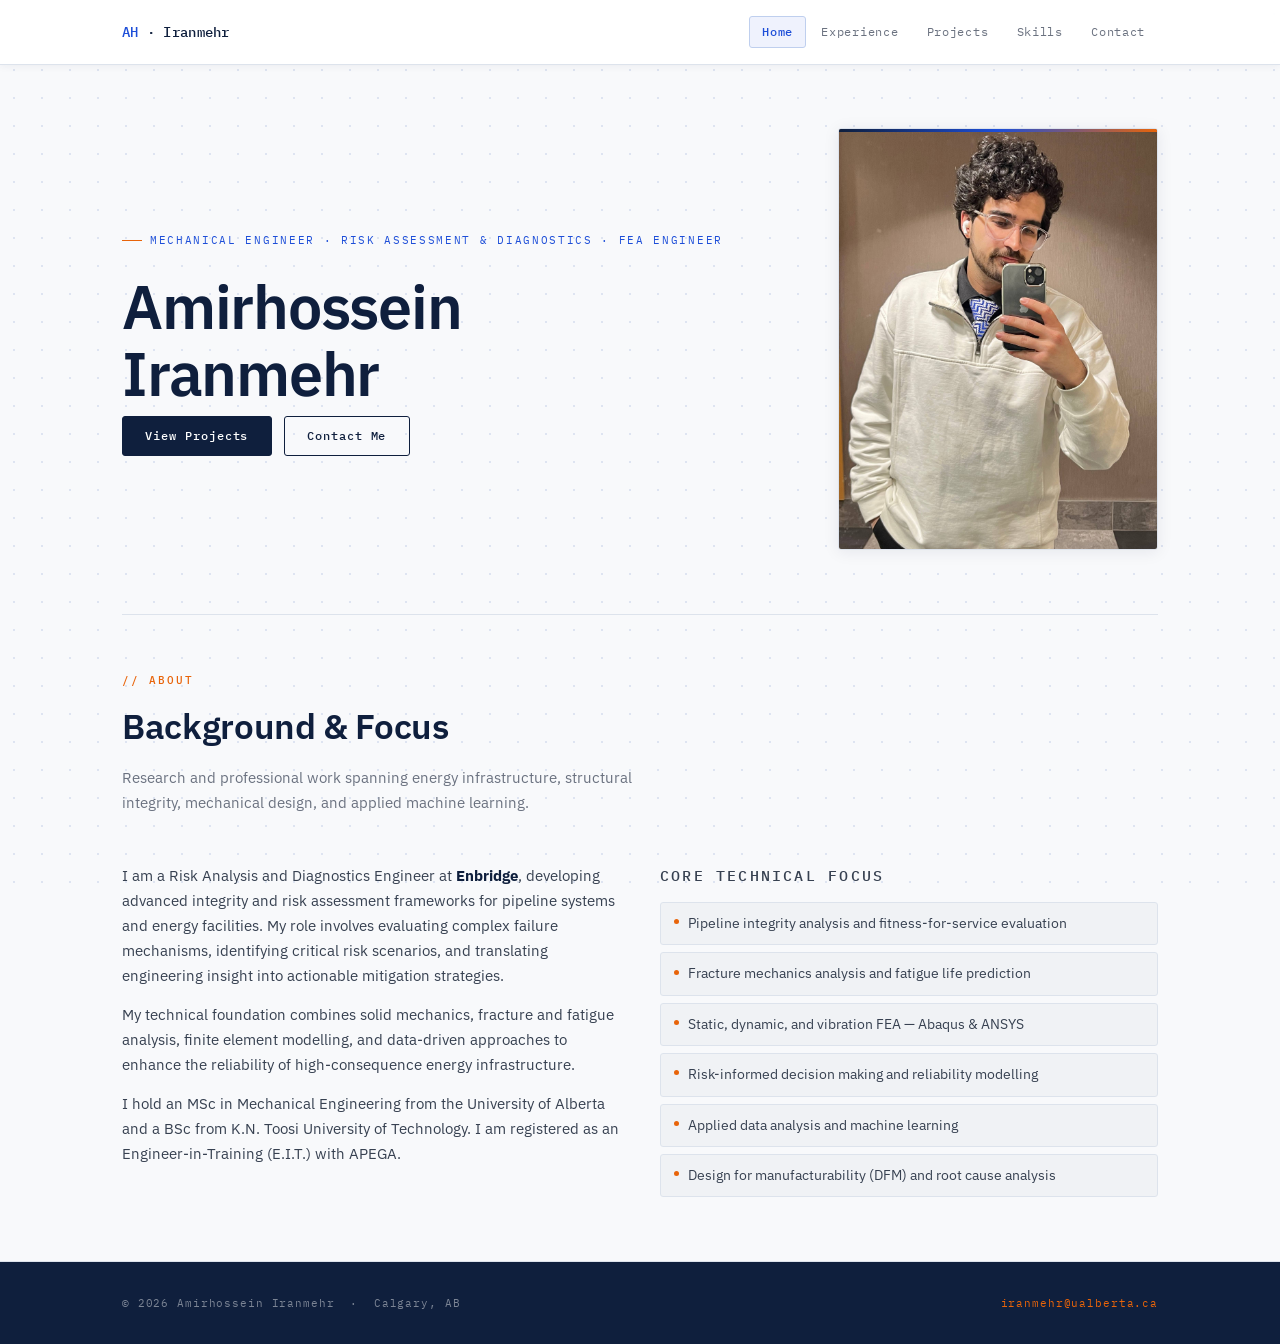
<file: index.html>
<!DOCTYPE html>
<html lang="en">
<head>
  <meta charset="UTF-8" />
  <meta name="viewport" content="width=device-width, initial-scale=1.0" />
  <title>Amirhossein Iranmehr | Mechanical Engineer</title>
  <link rel="stylesheet" href="style.css" />
  <style>
    main { padding-top: 64px; }

    .hero {
      min-height: unset;
      padding: 4rem 0 4rem;
    }

    .section {
      padding: 3.5rem 0;
    }
  </style>
</head>
<body>

  <!-- NAV -->
  <header class="site-header">
    <div class="container">
      <h1><em>AH</em> · Iranmehr</h1>
      <nav class="navbar">
        <a href="index.html" class="active">Home</a>
        <a href="expereince.html">Experience</a>
        <a href="projects.html">Projects</a>
        <a href="skills.html">Skills</a>
        <a href="contact.html">Contact</a>
      </nav>
    </div>
  </header>

  <main>
    <div class="container">

      <!-- HERO -->
      <section class="hero">

        <!-- Left -->
        <div class="hero-text">
          <div class="hero-tag anim-1">Mechanical Engineer · Risk Assessment &amp; Diagnostics · FEA Engineer</div>

          <h2 class="anim-2">
            Amirhossein<br><strong style="color:var(--navy)">Iranmehr</strong>
          </h2>

          <div class="button-group anim-5">
            <a href="projects.html" class="btn">View Projects</a>
            <a href="contact.html" class="btn btn-outline">Contact Me</a>
          </div>
        </div>

        <!-- Right: Photo -->
        <div class="hero-image anim-img">
          <div class="hero-image-frame">
            <img src="Intro_Image.jpg" alt="Amirhossein Iranmehr" />
          </div>
        </div>

      </section>

      <!-- ABOUT -->
      <section class="section">
        <p class="section-tag">// About</p>
        <h2 class="section-title">Background &amp; Focus</h2>
        <p class="section-desc">
          Research and professional work spanning energy infrastructure, structural integrity, mechanical design, and applied machine learning.
        </p>

        <div class="about-grid">

          <div class="about-col reveal">
            <p>
              I am a Risk Analysis and Diagnostics Engineer at <strong style="color:var(--navy)">Enbridge</strong>, developing advanced integrity and risk assessment frameworks for pipeline systems and energy facilities. My role involves evaluating complex failure mechanisms, identifying critical risk scenarios, and translating engineering insight into actionable mitigation strategies.
            </p>
            <p>
              My technical foundation combines solid mechanics, fracture and fatigue analysis, finite element modelling, and data-driven approaches to enhance the reliability of high-consequence energy infrastructure.
            </p>
            <p>
              I hold an MSc in Mechanical Engineering from the University of Alberta and a BSc from K.N. Toosi University of Technology. I am registered as an Engineer-in-Training (E.I.T.) with APEGA.
            </p>
          </div>

          <div class="about-col reveal">
            <p class="focus-label">Core Technical Focus</p>
            <ul class="focus-list">
              <li><span class="focus-dot"></span>Pipeline integrity analysis and fitness-for-service evaluation</li>
              <li><span class="focus-dot"></span>Fracture mechanics analysis and fatigue life prediction</li>
              <li><span class="focus-dot"></span>Static, dynamic, and vibration FEA — Abaqus &amp; ANSYS</li>
              <li><span class="focus-dot"></span>Risk-informed decision making and reliability modelling</li>
              <li><span class="focus-dot"></span>Applied data analysis and machine learning</li>
              <li><span class="focus-dot"></span>Design for manufacturability (DFM) and root cause analysis</li>
            </ul>
          </div>

        </div>
      </section>

    </div>
  </main>

  <footer class="site-footer">
    <div class="container">
      <p>© 2026 Amirhossein Iranmehr &nbsp;·&nbsp; Calgary, AB</p>
      <p><a href="mailto:iranmehr@ualberta.ca">iranmehr@ualberta.ca</a></p>
    </div>
  </footer>

  <script>
    const obs = new IntersectionObserver(
      entries => entries.forEach(e => { if (e.isIntersecting) e.target.classList.add('visible'); }),
      { threshold: 0.12 }
    );
    document.querySelectorAll('.reveal').forEach(el => obs.observe(el));
  </script>

</body>
</html>
</file>
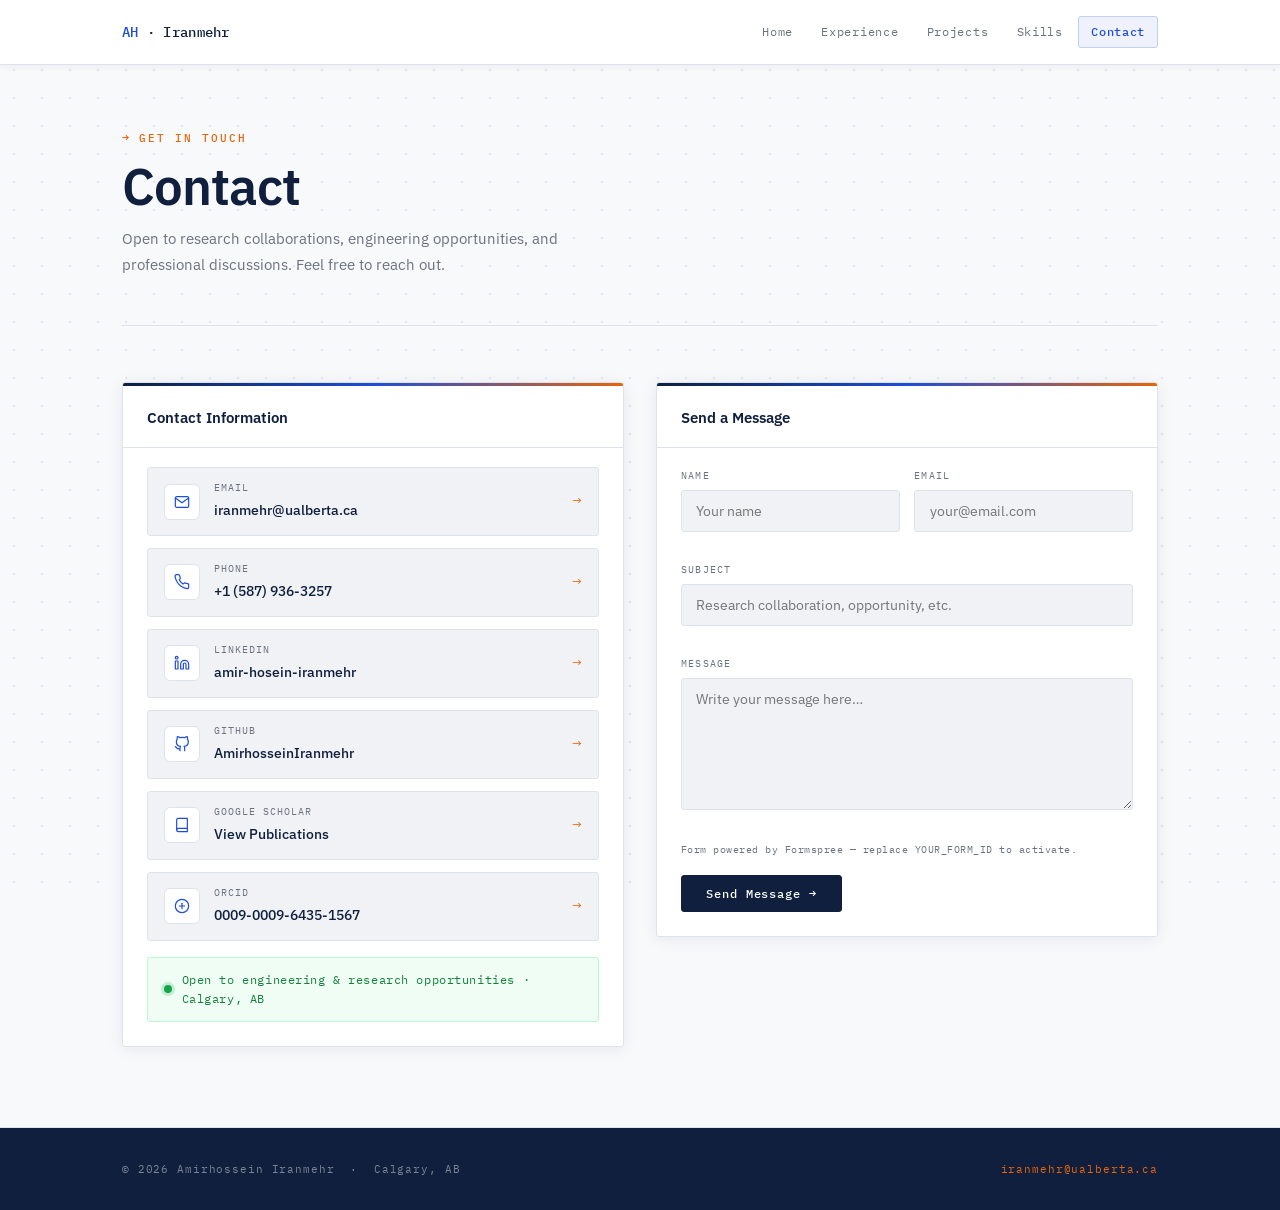
<file: contact.html>
<!DOCTYPE html>
<html lang="en">
<head>
  <meta charset="UTF-8" />
  <meta name="viewport" content="width=device-width, initial-scale=1.0" />
  <title>Amirhossein Iranmehr | Contact</title>
  <link rel="stylesheet" href="style.css" />
  <style>
    main { padding-top: 64px; }

    .page-heading {
      padding: 4rem 0 3rem;
      border-bottom: 1px solid var(--border);
      margin-bottom: 3.5rem;
    }

    .page-eyebrow {
      font-family: var(--mono);
      font-size: 0.68rem;
      color: var(--accent);
      letter-spacing: 0.18em;
      text-transform: uppercase;
      margin-bottom: 0.6rem;
      display: flex;
      align-items: center;
      gap: 0.5rem;
      font-weight: 500;
      opacity: 0;
      animation: fadeUp 0.5s 0.05s forwards;
    }
    .page-eyebrow::before {
      content: '→';
      color: var(--accent);
      font-size: 0.75rem;
    }

    .page-heading h2 {
      font-family: var(--sans);
      font-size: clamp(2rem, 4.5vw, 3.2rem);
      font-weight: 600;
      color: var(--navy);
      letter-spacing: -0.02em;
      line-height: 1.1;
      margin-bottom: 0.75rem;
      opacity: 0;
      animation: fadeUp 0.5s 0.15s forwards;
    }

    .page-heading p {
      font-size: 0.93rem;
      color: var(--muted);
      max-width: 520px;
      opacity: 0;
      animation: fadeUp 0.5s 0.25s forwards;
    }

    /* ── CONTACT LAYOUT ── */
    .contact-layout {
      display: grid;
      grid-template-columns: 1fr 1fr;
      gap: 2rem;
      padding-bottom: 5rem;
      align-items: start;
    }

    /* ── INFO CARD ── */
    .contact-info-card {
      background: var(--card);
      border: 1px solid var(--border);
      border-radius: var(--radius);
      box-shadow: var(--shadow);
      overflow: hidden;
      opacity: 0;
      transform: translateY(14px);
      transition: opacity 0.5s, transform 0.5s;
    }
    .contact-info-card.visible { opacity: 1; transform: none; }

    .contact-card-accent {
      height: 3px;
      background: linear-gradient(90deg, var(--navy), var(--blue), var(--accent));
    }

    .contact-card-header {
      padding: 1.2rem 1.5rem 1rem;
      border-bottom: 1px solid var(--border);
    }

    .contact-card-title {
      font-family: var(--sans);
      font-size: 0.95rem;
      font-weight: 600;
      color: var(--navy);
    }

    .contact-card-body {
      padding: 1.2rem 1.5rem 1.5rem;
      display: flex;
      flex-direction: column;
      gap: 0.75rem;
    }

    /* ── CONTACT LINK ITEMS ── */
    .contact-link-item {
      display: flex;
      align-items: center;
      gap: 0.9rem;
      padding: 0.75rem 1rem;
      border: 1px solid var(--border);
      border-radius: var(--radius);
      background: var(--surface);
      text-decoration: none;
      transition: border-color 0.2s, background 0.2s, box-shadow 0.2s;
    }

    .contact-link-item:hover {
      border-color: var(--blue);
      background: var(--dim);
      box-shadow: 0 2px 12px rgba(29,78,216,0.08);
    }

    .contact-link-icon {
      width: 36px;
      height: 36px;
      border-radius: 6px;
      background: var(--card);
      border: 1px solid var(--border);
      display: flex;
      align-items: center;
      justify-content: center;
      flex-shrink: 0;
    }

    .contact-link-icon svg {
      width: 16px;
      height: 16px;
    }

    .contact-link-text { flex: 1; }

    .contact-link-label {
      font-family: var(--mono);
      font-size: 0.62rem;
      color: var(--muted);
      letter-spacing: 0.1em;
      text-transform: uppercase;
      margin-bottom: 0.15rem;
    }

    .contact-link-value {
      font-family: var(--sans);
      font-size: 0.87rem;
      color: var(--navy);
      font-weight: 500;
    }

    .contact-link-arrow {
      font-size: 0.75rem;
      color: var(--accent);
      flex-shrink: 0;
    }

    /* ── AVAILABILITY BADGE ── */
    .availability {
      display: flex;
      align-items: center;
      gap: 0.6rem;
      padding: 0.75rem 1rem;
      border: 1px solid #bbf7d0;
      border-radius: var(--radius);
      background: #f0fdf4;
      margin-top: 0.25rem;
    }

    .availability-dot {
      width: 8px;
      height: 8px;
      border-radius: 50%;
      background: #16a34a;
      flex-shrink: 0;
      box-shadow: 0 0 0 3px rgba(22,163,74,0.2);
      animation: pulse 2s infinite;
    }

    @keyframes pulse {
      0%, 100% { box-shadow: 0 0 0 3px rgba(22,163,74,0.2); }
      50%       { box-shadow: 0 0 0 6px rgba(22,163,74,0.08); }
    }

    .availability-text {
      font-family: var(--mono);
      font-size: 0.72rem;
      color: #15803d;
      letter-spacing: 0.05em;
    }

    /* ── FORM CARD ── */
    .contact-form-card {
      background: var(--card);
      border: 1px solid var(--border);
      border-radius: var(--radius);
      box-shadow: var(--shadow);
      overflow: hidden;
      opacity: 0;
      transform: translateY(14px);
      transition: opacity 0.5s 0.1s, transform 0.5s 0.1s;
    }
    .contact-form-card.visible { opacity: 1; transform: none; }

    .contact-form-body {
      padding: 1.2rem 1.5rem 1.5rem;
      display: flex;
      flex-direction: column;
      gap: 1rem;
    }

    .form-field {
      display: flex;
      flex-direction: column;
      gap: 0.35rem;
    }

    .form-field label {
      font-family: var(--mono);
      font-size: 0.65rem;
      letter-spacing: 0.12em;
      text-transform: uppercase;
      color: var(--muted);
    }

    .form-field input,
    .form-field textarea {
      padding: 0.68rem 0.9rem;
      border: 1px solid var(--border);
      border-radius: var(--radius);
      font-size: 0.88rem;
      font-family: var(--sans);
      background: var(--surface);
      color: var(--navy);
      transition: border-color 0.18s, box-shadow 0.18s, background 0.18s;
      resize: vertical;
    }

    .form-field input:focus,
    .form-field textarea:focus {
      outline: none;
      border-color: var(--blue);
      background: var(--card);
      box-shadow: 0 0 0 3px rgba(29,78,216,0.09);
    }

    .form-row {
      display: grid;
      grid-template-columns: 1fr 1fr;
      gap: 0.9rem;
    }

    .form-submit {
      display: flex;
      align-items: center;
      justify-content: space-between;
      gap: 1rem;
      flex-wrap: wrap;
    }

    .form-note {
      font-family: var(--mono);
      font-size: 0.62rem;
      color: var(--muted);
      letter-spacing: 0.05em;
    }

    .btn-send {
      display: inline-flex;
      align-items: center;
      gap: 0.5rem;
      padding: 0.65rem 1.5rem;
      font-family: var(--mono);
      font-size: 0.72rem;
      letter-spacing: 0.08em;
      border-radius: var(--radius);
      border: 1px solid var(--navy);
      background: var(--navy);
      color: #fff;
      font-weight: 500;
      cursor: pointer;
      transition: all 0.18s;
    }
    .btn-send:hover {
      background: var(--navy2);
      border-color: var(--navy2);
    }

    @keyframes fadeUp {
      from { opacity: 0; transform: translateY(16px); }
      to   { opacity: 1; transform: translateY(0); }
    }

    @media (max-width: 860px) {
      .contact-layout { grid-template-columns: 1fr; }
      .form-row { grid-template-columns: 1fr; }
    }
    @media (max-width: 600px) {
      .container { padding: 0 1rem; }
    }
  </style>
</head>
<body>

  <header class="site-header">
    <div class="container">
      <h1><em>AH</em> · Iranmehr</h1>
      <nav class="navbar">
        <a href="index.html">Home</a>
        <a href="expereince.html">Experience</a>
        <a href="projects.html">Projects</a>
        <a href="skills.html">Skills</a>
        <a href="contact.html" class="active">Contact</a>
      </nav>
    </div>
  </header>

  <main>
    <div class="container">

      <div class="page-heading">
        <div class="page-eyebrow">Get In Touch</div>
        <h2>Contact</h2>
        <p>Open to research collaborations, engineering opportunities, and professional discussions. Feel free to reach out.</p>
      </div>

      <div class="contact-layout">

        <!-- ── LEFT: Info ── -->
        <div class="contact-info-card">
          <div class="contact-card-accent"></div>
          <div class="contact-card-header">
            <div class="contact-card-title">Contact Information</div>
          </div>
          <div class="contact-card-body">

            <!-- Email -->
            <a href="mailto:iranmehr@ualberta.ca" class="contact-link-item">
              <div class="contact-link-icon">
                <svg viewBox="0 0 24 24" fill="none" stroke="#1d4ed8" stroke-width="1.8" stroke-linecap="round" stroke-linejoin="round">
                  <path d="M4 4h16c1.1 0 2 .9 2 2v12c0 1.1-.9 2-2 2H4c-1.1 0-2-.9-2-2V6c0-1.1.9-2 2-2z"/>
                  <polyline points="22,6 12,13 2,6"/>
                </svg>
              </div>
              <div class="contact-link-text">
                <div class="contact-link-label">Email</div>
                <div class="contact-link-value">iranmehr@ualberta.ca</div>
              </div>
              <span class="contact-link-arrow">→</span>
            </a>

            <!-- Phone -->
            <a href="tel:+15879363257" class="contact-link-item">
              <div class="contact-link-icon">
                <svg viewBox="0 0 24 24" fill="none" stroke="#1d4ed8" stroke-width="1.8" stroke-linecap="round" stroke-linejoin="round">
                  <path d="M22 16.92v3a2 2 0 0 1-2.18 2 19.79 19.79 0 0 1-8.63-3.07A19.5 19.5 0 0 1 4.69 12 19.79 19.79 0 0 1 1.61 3.18 2 2 0 0 1 3.6 1h3a2 2 0 0 1 2 1.72c.127.96.361 1.903.7 2.81a2 2 0 0 1-.45 2.11L7.91 8.91a16 16 0 0 0 6.06 6.06l.91-.91a2 2 0 0 1 2.11-.45c.907.339 1.85.573 2.81.7A2 2 0 0 1 22 16.92z"/>
                </svg>
              </div>
              <div class="contact-link-text">
                <div class="contact-link-label">Phone</div>
                <div class="contact-link-value">+1 (587) 936-3257</div>
              </div>
              <span class="contact-link-arrow">→</span>
            </a>

            <!-- LinkedIn -->
            <a href="https://www.linkedin.com/in/amir-hosein-iranmehr"
               target="_blank" rel="noopener"
               class="contact-link-item">
              <div class="contact-link-icon">
                <svg viewBox="0 0 24 24" fill="none" stroke="#1d4ed8" stroke-width="1.8" stroke-linecap="round" stroke-linejoin="round">
                  <path d="M16 8a6 6 0 0 1 6 6v7h-4v-7a2 2 0 0 0-2-2 2 2 0 0 0-2 2v7h-4v-7a6 6 0 0 1 6-6z"/>
                  <rect x="2" y="9" width="4" height="12"/>
                  <circle cx="4" cy="4" r="2"/>
                </svg>
              </div>
              <div class="contact-link-text">
                <div class="contact-link-label">LinkedIn</div>
                <div class="contact-link-value">amir-hosein-iranmehr</div>
              </div>
              <span class="contact-link-arrow">→</span>
            </a>

            <!-- GitHub -->
            <a href="https://github.com/AmirhosseinIranmehr"
               target="_blank" rel="noopener"
               class="contact-link-item">
              <div class="contact-link-icon">
                <svg viewBox="0 0 24 24" fill="none" stroke="#1d4ed8" stroke-width="1.8" stroke-linecap="round" stroke-linejoin="round">
                  <path d="M9 19c-5 1.5-5-2.5-7-3m14 6v-3.87a3.37 3.37 0 0 0-.94-2.61c3.14-.35 6.44-1.54 6.44-7A5.44 5.44 0 0 0 20 4.77 5.07 5.07 0 0 0 19.91 1S18.73.65 16 2.48a13.38 13.38 0 0 0-7 0C6.27.65 5.09 1 5.09 1A5.07 5.07 0 0 0 5 4.77a5.44 5.44 0 0 0-1.5 3.78c0 5.42 3.3 6.61 6.44 7A3.37 3.37 0 0 0 9 18.13V22"/>
                </svg>
              </div>
              <div class="contact-link-text">
                <div class="contact-link-label">GitHub</div>
                <div class="contact-link-value">AmirhosseinIranmehr</div>
              </div>
              <span class="contact-link-arrow">→</span>
            </a>

            <!-- Google Scholar -->
            <a href="https://scholar.google.com/citations?user=0x-6rm4AAAAJ&hl=en"
               target="_blank" rel="noopener"
               class="contact-link-item">
              <div class="contact-link-icon">
                <svg viewBox="0 0 24 24" fill="none" stroke="#1d4ed8" stroke-width="1.8" stroke-linecap="round" stroke-linejoin="round">
                  <path d="M4 19.5A2.5 2.5 0 0 1 6.5 17H20"/>
                  <path d="M6.5 2H20v20H6.5A2.5 2.5 0 0 1 4 19.5v-15A2.5 2.5 0 0 1 6.5 2z"/>
                </svg>
              </div>
              <div class="contact-link-text">
                <div class="contact-link-label">Google Scholar</div>
                <div class="contact-link-value">View Publications</div>
              </div>
              <span class="contact-link-arrow">→</span>
            </a>

            <!-- ORCID -->
            <a href="https://orcid.org/0009-0009-6435-1567"
               target="_blank" rel="noopener"
               class="contact-link-item">
              <div class="contact-link-icon">
                <svg viewBox="0 0 24 24" fill="none" stroke="#1d4ed8" stroke-width="1.8" stroke-linecap="round" stroke-linejoin="round">
                  <circle cx="12" cy="12" r="10"/>
                  <line x1="12" y1="8" x2="12" y2="16"/>
                  <line x1="8" y1="12" x2="16" y2="12"/>
                </svg>
              </div>
              <div class="contact-link-text">
                <div class="contact-link-label">ORCID</div>
                <div class="contact-link-value">0009-0009-6435-1567</div>
              </div>
              <span class="contact-link-arrow">→</span>
            </a>

            <!-- Availability badge -->
            <div class="availability">
              <div class="availability-dot"></div>
              <span class="availability-text">Open to engineering &amp; research opportunities · Calgary, AB</span>
            </div>

          </div>
        </div>

        <!-- ── RIGHT: Form ── -->
        <div class="contact-form-card">
          <div class="contact-card-accent"></div>
          <div class="contact-card-header">
            <div class="contact-card-title">Send a Message</div>
          </div>
          <div class="contact-form-body">

            <!--
              To make this form functional on GitHub Pages,
              sign up at https://formspree.io (free) and replace
              YOUR_FORM_ID below with your actual Formspree ID.
              e.g. action="https://formspree.io/f/xabcdefg"
            -->
            <form action="https://formspree.io/f/YOUR_FORM_ID" method="POST">

              <div class="form-row" style="margin-bottom:1rem;">
                <div class="form-field">
                  <label for="name">Name</label>
                  <input type="text" id="name" name="name" placeholder="Your name" required />
                </div>
                <div class="form-field">
                  <label for="email">Email</label>
                  <input type="email" id="email" name="email" placeholder="your@email.com" required />
                </div>
              </div>

              <div class="form-field" style="margin-bottom:1rem;">
                <label for="subject">Subject</label>
                <input type="text" id="subject" name="subject" placeholder="Research collaboration, opportunity, etc." />
              </div>

              <div class="form-field" style="margin-bottom:1.2rem;">
                <label for="message">Message</label>
                <textarea id="message" name="message" rows="6" placeholder="Write your message here…" required></textarea>
              </div>

              <div class="form-submit">
                <span class="form-note">
                  Form powered by Formspree — replace YOUR_FORM_ID to activate.
                </span>
                <button type="submit" class="btn-send">
                  Send Message →
                </button>
              </div>

            </form>
          </div>
        </div>

      </div><!-- /contact-layout -->
    </div><!-- /container -->
  </main>

  <footer class="site-footer">
    <div class="container">
      <p>© 2026 Amirhossein Iranmehr &nbsp;·&nbsp; Calgary, AB</p>
      <p><a href="mailto:iranmehr@ualberta.ca">iranmehr@ualberta.ca</a></p>
    </div>
  </footer>

  <script>
    const obs = new IntersectionObserver(
      entries => entries.forEach(e => { if (e.isIntersecting) e.target.classList.add('visible'); }),
      { threshold: 0.08 }
    );
    document.querySelectorAll('.contact-info-card, .contact-form-card').forEach(el => obs.observe(el));
  </script>

</body>
</html>
</file>
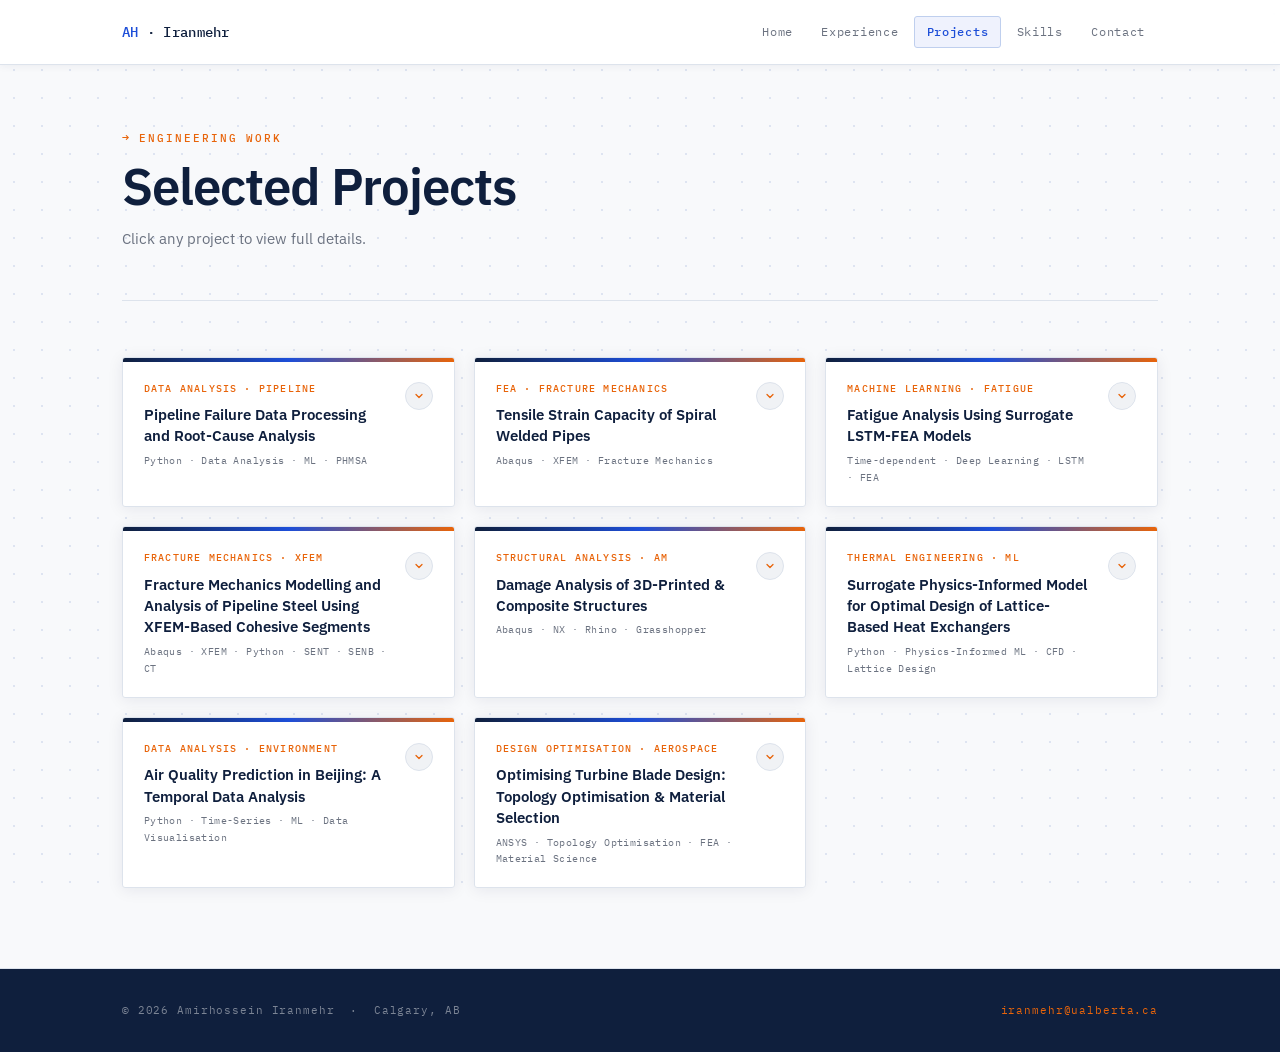
<file: projects.html>
<!DOCTYPE html>
<html lang="en">
<head>
  <meta charset="UTF-8" />
  <meta name="viewport" content="width=device-width, initial-scale=1.0" />
  <title>Amirhossein Iranmehr | Projects</title>
  <link rel="stylesheet" href="style.css" />
  <style>
    main { padding-top: 64px; }

    .page-heading {
      padding: 4rem 0 3rem;
      border-bottom: 1px solid var(--border);
      margin-bottom: 3.5rem;
    }

    .page-eyebrow {
      font-family: var(--mono);
      font-size: 0.68rem;
      color: var(--accent);
      letter-spacing: 0.18em;
      text-transform: uppercase;
      margin-bottom: 0.6rem;
      display: flex;
      align-items: center;
      gap: 0.5rem;
      font-weight: 500;
      opacity: 0;
      animation: fadeUp 0.5s 0.05s forwards;
    }
    .page-eyebrow::before {
      content: '→';
      color: var(--accent);
      font-size: 0.75rem;
    }

    .page-heading h2 {
      font-family: var(--sans);
      font-size: clamp(2rem, 4.5vw, 3.2rem);
      font-weight: 600;
      color: var(--navy);
      letter-spacing: -0.02em;
      line-height: 1.1;
      margin-bottom: 0.75rem;
      opacity: 0;
      animation: fadeUp 0.5s 0.15s forwards;
    }

    .page-heading p {
      font-size: 0.93rem;
      color: var(--muted);
      max-width: 520px;
      opacity: 0;
      animation: fadeUp 0.5s 0.25s forwards;
    }

    /* ── PROJECT GRID ── */
    .projects-grid {
      display: grid;
      grid-template-columns: repeat(3, 1fr);
      gap: 1.2rem;
      padding-bottom: 5rem;
    }

    /* ── PROJECT CARD ── */
    .proj-card {
      background: var(--card);
      border: 1px solid var(--border);
      border-radius: var(--radius);
      overflow: hidden;
      box-shadow: var(--shadow);
      cursor: pointer;
      opacity: 0;
      transform: translateY(14px);
      transition: opacity 0.5s, transform 0.5s, border-color 0.2s, box-shadow 0.2s;
    }

    .proj-card.visible {
      opacity: 1;
      transform: translateY(0);
    }

    .proj-card:hover {
      border-color: #bfcfee;
      box-shadow: 0 6px 24px rgba(15,31,61,0.12);
      transform: translateY(-2px);
    }

    .proj-card.visible:hover {
      transform: translateY(-2px);
    }

    .proj-accent {
      height: 4px;
      background: linear-gradient(90deg, var(--navy), var(--blue), var(--accent));
    }

    .proj-header {
      padding: 1.2rem 1.3rem;
      display: flex;
      align-items: flex-start;
      justify-content: space-between;
      gap: 1rem;
    }

    .proj-header-left { flex: 1; }

    .proj-tag {
      font-family: var(--mono);
      font-size: 0.62rem;
      color: var(--accent);
      letter-spacing: 0.12em;
      text-transform: uppercase;
      font-weight: 500;
      margin-bottom: 0.4rem;
    }

    .proj-title {
      font-family: var(--sans);
      font-size: 0.95rem;
      font-weight: 600;
      color: var(--navy);
      line-height: 1.4;
    }

    .proj-tools {
      font-family: var(--mono);
      font-size: 0.62rem;
      color: var(--muted);
      margin-top: 0.4rem;
      letter-spacing: 0.04em;
    }

    .proj-toggle {
      width: 28px;
      height: 28px;
      border-radius: 50%;
      border: 1px solid var(--border);
      background: var(--surface);
      display: flex;
      align-items: center;
      justify-content: center;
      flex-shrink: 0;
      transition: background 0.2s, border-color 0.2s;
      margin-top: 0.1rem;
    }

    .proj-toggle svg {
      width: 12px;
      height: 12px;
      stroke: var(--accent);
      fill: none;
      stroke-width: 2.5;
      stroke-linecap: round;
      stroke-linejoin: round;
    }

    /* ── MODAL ── */
    .proj-modal {
      position: fixed;
      inset: 0;
      z-index: 1000;
      display: flex;
      align-items: center;
      justify-content: center;
      padding: 1.5rem;
      opacity: 0;
      pointer-events: none;
      transition: opacity 0.3s ease;
    }

    .proj-modal.active {
      opacity: 1;
      pointer-events: all;
    }

    .modal-backdrop {
      position: absolute;
      inset: 0;
      background: rgba(10, 15, 30, 0.75);
      backdrop-filter: blur(6px);
    }

    .modal-box {
      position: relative;
      z-index: 2;
      background: var(--card);
      border: 1px solid var(--border);
      border-radius: 6px;
      width: 100%;
      max-width: 820px;
      max-height: 90vh;
      overflow-y: auto;
      box-shadow: 0 24px 64px rgba(10,15,30,0.45);
      transform: translateY(24px) scale(0.97);
      transition: transform 0.35s ease;
    }

    .proj-modal.active .modal-box {
      transform: translateY(0) scale(1);
    }

    .modal-accent {
      height: 5px;
      background: linear-gradient(90deg, var(--navy), var(--blue), var(--accent));
      border-radius: 6px 6px 0 0;
    }

    /* ── MODAL IMAGE ── */
    .modal-img-wrap {
      width: 100%;
      background: var(--surface);
      border-bottom: 1px solid var(--border);
      display: flex;
      align-items: center;
      justify-content: center;
      padding: 1.2rem;
    }

    .modal-img-wrap img {
      width: 100%;
      height: auto;
      max-width: 100%;
      object-fit: contain;
      display: block;
      border-radius: 2px;
    }

    .modal-img-wrap.no-img {
      height: 80px;
      padding: 0;
      font-family: var(--mono);
      font-size: 0.65rem;
      color: var(--border);
      letter-spacing: 0.1em;
    }

    /* ── MODAL CONTENT ── */
    .modal-content { padding: 2rem 2.2rem 2.2rem; }

    .modal-tag {
      font-family: var(--mono);
      font-size: 0.65rem;
      color: var(--accent);
      letter-spacing: 0.15em;
      text-transform: uppercase;
      font-weight: 500;
      margin-bottom: 0.6rem;
    }

    .modal-title {
      font-family: var(--sans);
      font-size: 1.4rem;
      font-weight: 600;
      color: var(--navy);
      line-height: 1.3;
      margin-bottom: 0.5rem;
    }

    .modal-tools {
      font-family: var(--mono);
      font-size: 0.68rem;
      color: var(--blue);
      letter-spacing: 0.06em;
      margin-bottom: 1.4rem;
      padding-bottom: 1.2rem;
      border-bottom: 1px solid var(--border);
    }

    .modal-desc {
      font-size: 0.93rem;
      color: var(--text);
      line-height: 1.8;
      margin-bottom: 1rem;
    }

    .modal-focus {
      font-family: var(--mono);
      font-size: 0.68rem;
      color: var(--muted);
      letter-spacing: 0.05em;
      line-height: 1.7;
      padding: 0.8rem 1rem;
      background: var(--surface);
      border: 1px solid var(--border);
      border-radius: var(--radius);
    }

    .modal-focus strong { color: var(--accent); font-weight: 500; }

    .modal-doi {
      display: inline-flex;
      align-items: center;
      gap: 0.4rem;
      font-family: var(--mono);
      font-size: 0.68rem;
      color: var(--blue);
      text-decoration: none;
      margin-top: 1rem;
      padding: 0.5rem 0.9rem;
      border: 1px solid var(--border);
      border-radius: var(--radius);
      background: var(--surface);
      transition: border-color 0.2s, color 0.2s;
    }
    .modal-doi:hover { border-color: var(--blue); color: var(--navy); }

    #modalDoiWrap { display: none; }
    #modalDoiWrap.visible { display: block; }

    /* ── CLOSE BUTTON ── */
    .modal-close {
      position: absolute;
      top: 1rem;
      right: 1rem;
      width: 32px;
      height: 32px;
      border-radius: 50%;
      background: rgba(255,255,255,0.9);
      border: 1px solid var(--border);
      display: flex;
      align-items: center;
      justify-content: center;
      cursor: pointer;
      z-index: 10;
      transition: background 0.2s, border-color 0.2s;
    }
    .modal-close:hover { background: var(--navy); border-color: var(--navy); }
    .modal-close:hover svg { stroke: #fff; }
    .modal-close svg {
      width: 14px; height: 14px;
      stroke: var(--navy);
      fill: none;
      stroke-width: 2.5;
      stroke-linecap: round;
      transition: stroke 0.2s;
    }

    @keyframes fadeUp {
      from { opacity: 0; transform: translateY(16px); }
      to   { opacity: 1; transform: translateY(0); }
    }

    body.modal-open { overflow: hidden; }

    @media (max-width: 900px) {
      .projects-grid { grid-template-columns: repeat(2, 1fr); }
      .modal-content { padding: 1.4rem 1.5rem 1.8rem; }
      .modal-title { font-size: 1.15rem; }
    }

    @media (max-width: 580px) {
      .projects-grid { grid-template-columns: 1fr; }
      .container { padding: 0 1rem; }
    }
  </style>
</head>
<body>

  <header class="site-header">
    <div class="container">
      <h1><em>AH</em> · Iranmehr</h1>
      <nav class="navbar">
        <a href="index.html">Home</a>
        <a href="expereince.html">Experience</a>
        <a href="projects.html" class="active">Projects</a>
        <a href="skills.html">Skills</a>
        <a href="contact.html">Contact</a>
      </nav>
    </div>
  </header>

  <main>
    <div class="container">

      <div class="page-heading">
        <div class="page-eyebrow">Engineering Work</div>
        <h2>Selected Projects</h2>
        <p>Click any project to view full details.</p>
      </div>

      <div class="projects-grid">

        <!-- ── PROJECT 1 ── -->
        <div class="proj-card"
             data-tag="Data Analysis · Pipeline"
             data-title="Pipeline Failure Data Processing and Root-Cause Analysis"
             data-tools="Python · Data Analysis · Machine Learning · PHMSA"
             data-img="img-proj-pipeline-data.jpg"
             data-desc="Processed historical pipeline accident data to investigate mechanical and environmental failure routes and identify the main parameters affecting pipeline incidents. Applied statistical methods and machine learning to reveal failure trends across large operational datasets, providing engineering insight for risk mitigation decisions."
             data-focus="data analysis · engineering interpretation · failure trends · root-cause identification · risk assessment">
          <div class="proj-accent"></div>
          <div class="proj-header">
            <div class="proj-header-left">
              <div class="proj-tag">Data Analysis · Pipeline</div>
              <div class="proj-title">Pipeline Failure Data Processing and Root-Cause Analysis</div>
              <div class="proj-tools">Python · Data Analysis · ML · PHMSA</div>
            </div>
            <div class="proj-toggle">
              <svg viewBox="0 0 24 24"><polyline points="6 9 12 15 18 9"></polyline></svg>
            </div>
          </div>
        </div>

        <!-- ── PROJECT 2 ── -->
        <div class="proj-card"
             data-tag="FEA · Fracture Mechanics"
             data-title="Tensile Strain Capacity of Spiral Welded Pipes"
             data-tools="Abaqus · XFEM · Fracture Mechanics"
             data-img="img-proj-xfem-pipe.jpg"
             data-desc="Developed XFEM-based finite element models to predict the tensile strain capacity and fracture behaviour of spiral welded pipes and X70 pipeline steel under mixed-mode loading conditions. Results directly supported fitness-for-service assessments for energy pipeline operators including Enbridge and TC Energy."
             data-focus="crack behaviour · mixed-mode loading · structural integrity · API X70 · fitness-for-service">
          <div class="proj-accent"></div>
          <div class="proj-header">
            <div class="proj-header-left">
              <div class="proj-tag">FEA · Fracture Mechanics</div>
              <div class="proj-title">Tensile Strain Capacity of Spiral Welded Pipes</div>
              <div class="proj-tools">Abaqus · XFEM · Fracture Mechanics</div>
            </div>
            <div class="proj-toggle">
              <svg viewBox="0 0 24 24"><polyline points="6 9 12 15 18 9"></polyline></svg>
            </div>
          </div>
        </div>

        <!-- ── PROJECT 3 ── -->
        <div class="proj-card"
             data-tag="Machine Learning · Fatigue"
             data-title="Fatigue Analysis Using Surrogate LSTM-FEA Models"
             data-tools="Time-dependent · Deep Learning · LSTM · FEA"
             data-img="img-proj-lstm-fatigue.jpg"
             data-desc="Built a surrogate deep learning and XFEM workflow for fatigue crack growth prediction in welded pipelines. Generated fatigue datasets using parameters such as stress ratio, material zone, and stress range. The LSTM surrogate model enabled rapid cycle-by-cycle crack growth predictions without repeated FEA runs, significantly reducing computational cost."
             data-focus="fatigue crack growth · LSTM surrogate · data-driven modelling · welded joints · cycle prediction">
          <div class="proj-accent"></div>
          <div class="proj-header">
            <div class="proj-header-left">
              <div class="proj-tag">Machine Learning · Fatigue</div>
              <div class="proj-title">Fatigue Analysis Using Surrogate LSTM-FEA Models</div>
              <div class="proj-tools">Time-dependent · Deep Learning · LSTM · FEA</div>
            </div>
            <div class="proj-toggle">
              <svg viewBox="0 0 24 24"><polyline points="6 9 12 15 18 9"></polyline></svg>
            </div>
          </div>
        </div>

        <!-- ── PROJECT 4 ── -->
        <div class="proj-card"
             data-tag="Fracture Mechanics · XFEM"
             data-title="Fracture Mechanics Modelling and Analysis of Pipeline Steel Using XFEM-Based Cohesive Segments"
             data-tools="Abaqus · XFEM · Python · Fracture Mechanics · SENT · SENB · CT Specimens"
             data-img="img-proj-xfem-sent.jpg"
             data-doi="https://doi.org/10.1016/j.tafmec.2025.105175"
             data-desc="Developed three-dimensional XFEM-based cohesive segment models to simulate fracture behaviour in standard ASTM E1820 specimen geometries — Single Edge Notched Tension (SENT), Single Edge Notched Bending (SENB), and Compact Tension (CT) — applied to pipeline steels. J-integral resistance curves were evaluated using surface strain-based XFEM method implemented to overcome XFEM limitations."
             data-focus="XFEM · cohesive zone model · SENT · SENB · CT specimens · ASTM E1820 · J-integral · CTOD · crack tip constraint · side-groove effect · API X70 · pipeline integrity">
          <div class="proj-accent"></div>
          <div class="proj-header">
            <div class="proj-header-left">
              <div class="proj-tag">Fracture Mechanics · XFEM</div>
              <div class="proj-title">Fracture Mechanics Modelling and Analysis of Pipeline Steel Using XFEM-Based Cohesive Segments</div>
              <div class="proj-tools">Abaqus · XFEM · Python · SENT · SENB · CT</div>
            </div>
            <div class="proj-toggle">
              <svg viewBox="0 0 24 24"><polyline points="6 9 12 15 18 9"></polyline></svg>
            </div>
          </div>
        </div>

        <!-- ── PROJECT 5 ── -->
        <div class="proj-card"
             data-tag="Structural Analysis · AM"
             data-title="Damage Analysis of 3D-Printed &amp; Composite Structures"
             data-tools="Abaqus · NX · Rhino · Grasshopper"
             data-img="img-proj-composite.jpg"
             data-desc="Investigated mechanical performance and damage behaviour of advanced lattice and metamaterial structures manufactured via polymer additive manufacturing and fibre-reinforced composites. Used parametric geometry tools and damage-based FEA to guide design optimisation for energy absorption and crashworthiness applications."
             data-focus="lattice structures · metamaterials · damage mechanics · additive manufacturing · energy absorption">
          <div class="proj-accent"></div>
          <div class="proj-header">
            <div class="proj-header-left">
              <div class="proj-tag">Structural Analysis · AM</div>
              <div class="proj-title">Damage Analysis of 3D-Printed &amp; Composite Structures</div>
              <div class="proj-tools">Abaqus · NX · Rhino · Grasshopper</div>
            </div>
            <div class="proj-toggle">
              <svg viewBox="0 0 24 24"><polyline points="6 9 12 15 18 9"></polyline></svg>
            </div>
          </div>
        </div>

        <!-- ── PROJECT 6 ── -->
        <div class="proj-card"
             data-tag="Thermal Engineering · ML"
             data-title="Surrogate Physics-Informed Model for Optimal Design of Lattice-Based Heat Exchangers"
             data-tools="Python · Physics-Informed ML · CFD · Lattice Design"
             data-img="img-proj-heat-exchanger.jpg"
             data-desc="Developed a surrogate physics-informed machine learning model to optimise the design and thermal-hydraulic performance of lattice-based heat exchangers. The approach combined computational fluid dynamics simulations with data-driven surrogate modelling to enable rapid design space exploration and identification of optimal lattice geometries for maximum heat transfer efficiency."
             data-focus="heat exchanger design · lattice structures · physics-informed ML · surrogate modelling · thermal optimisation">
          <div class="proj-accent"></div>
          <div class="proj-header">
            <div class="proj-header-left">
              <div class="proj-tag">Thermal Engineering · ML</div>
              <div class="proj-title">Surrogate Physics-Informed Model for Optimal Design of Lattice-Based Heat Exchangers</div>
              <div class="proj-tools">Python · Physics-Informed ML · CFD · Lattice Design</div>
            </div>
            <div class="proj-toggle">
              <svg viewBox="0 0 24 24"><polyline points="6 9 12 15 18 9"></polyline></svg>
            </div>
          </div>
        </div>

        <!-- ── PROJECT 7 ── -->
        <div class="proj-card"
             data-tag="Data Analysis · Environment"
             data-title="Air Quality Prediction in Beijing: A Temporal Data Analysis"
             data-tools="Python · Time-Series Analysis · ML · Data Visualisation"
             data-img="img-proj-air-quality.jpg"
             data-desc="Conducted a temporal data analysis study on air quality trends in Beijing using machine learning and time-series modelling techniques. Processed large environmental datasets to identify seasonal and meteorological patterns driving pollution levels, and developed predictive models for PM2.5 concentration forecasting to support public health and urban planning decisions."
             data-focus="time-series analysis · PM2.5 prediction · environmental data · temporal ML · data visualisation">
          <div class="proj-accent"></div>
          <div class="proj-header">
            <div class="proj-header-left">
              <div class="proj-tag">Data Analysis · Environment</div>
              <div class="proj-title">Air Quality Prediction in Beijing: A Temporal Data Analysis</div>
              <div class="proj-tools">Python · Time-Series · ML · Data Visualisation</div>
            </div>
            <div class="proj-toggle">
              <svg viewBox="0 0 24 24"><polyline points="6 9 12 15 18 9"></polyline></svg>
            </div>
          </div>
        </div>

        <!-- ── PROJECT 8 ── -->
        <div class="proj-card"
             data-tag="Design Optimisation · Aerospace"
             data-title="Optimising Turbine Blade Design: Integrating Topology Optimisation and Material Selection"
             data-tools="ANSYS · Topology Optimisation · Material Science · FEA"
             data-img="img-proj-turbine.jpg"
             data-desc="Investigated the integration of topology optimisation methods with advanced material selection criteria for turbine blade design. The study aimed to minimise blade mass while maintaining structural integrity under complex thermo-mechanical loading conditions representative of gas turbine operating environments. Findings contributed to design guidelines for next-generation lightweight turbine components."
             data-focus="topology optimisation · turbine blade · material selection · thermo-mechanical loading · lightweight design · aerospace">
          <div class="proj-accent"></div>
          <div class="proj-header">
            <div class="proj-header-left">
              <div class="proj-tag">Design Optimisation · Aerospace</div>
              <div class="proj-title">Optimising Turbine Blade Design: Topology Optimisation &amp; Material Selection</div>
              <div class="proj-tools">ANSYS · Topology Optimisation · FEA · Material Science</div>
            </div>
            <div class="proj-toggle">
              <svg viewBox="0 0 24 24"><polyline points="6 9 12 15 18 9"></polyline></svg>
            </div>
          </div>
        </div>

      </div><!-- /projects-grid -->
    </div><!-- /container -->
  </main>

  <!-- ── MODAL ── -->
  <div class="proj-modal" id="projModal">
    <div class="modal-backdrop" id="modalBackdrop"></div>
    <div class="modal-box" id="modalBox">
      <button class="modal-close" id="modalClose" aria-label="Close">
        <svg viewBox="0 0 24 24">
          <line x1="18" y1="6" x2="6" y2="18"></line>
          <line x1="6" y1="6" x2="18" y2="18"></line>
        </svg>
      </button>
      <div class="modal-accent"></div>
      <div class="modal-img-wrap" id="modalImgWrap"></div>
      <div class="modal-content">
        <div class="modal-tag"    id="modalTag"></div>
        <div class="modal-title"  id="modalTitle"></div>
        <div class="modal-tools"  id="modalTools"></div>
        <p   class="modal-desc"   id="modalDesc"></p>
        <div class="modal-focus">
          <strong>Focus:</strong> <span id="modalFocus"></span>
        </div>
        <div id="modalDoiWrap">
          <a id="modalDoi" class="modal-doi" href="#" target="_blank" rel="noopener">
            ↗ View Published Paper (DOI)
          </a>
        </div>
      </div>
    </div>
  </div>

  <footer class="site-footer">
    <div class="container">
      <p>© 2026 Amirhossein Iranmehr &nbsp;·&nbsp; Calgary, AB</p>
      <p><a href="mailto:iranmehr@ualberta.ca">iranmehr@ualberta.ca</a></p>
    </div>
  </footer>

  <script>
    /* Scroll reveal */
    const obs = new IntersectionObserver(
      entries => entries.forEach(e => { if (e.isIntersecting) e.target.classList.add('visible'); }),
      { threshold: 0.08 }
    );
    document.querySelectorAll('.proj-card').forEach(el => obs.observe(el));

    /* Modal elements */
    const modal        = document.getElementById('projModal');
    const backdrop     = document.getElementById('modalBackdrop');
    const closeBtn     = document.getElementById('modalClose');
    const modalImgWrap = document.getElementById('modalImgWrap');
    const modalTag     = document.getElementById('modalTag');
    const modalTitle   = document.getElementById('modalTitle');
    const modalTools   = document.getElementById('modalTools');
    const modalDesc    = document.getElementById('modalDesc');
    const modalFocus   = document.getElementById('modalFocus');
    const modalDoi     = document.getElementById('modalDoi');
    const modalDoiWrap = document.getElementById('modalDoiWrap');

    function openModal(card) {
      const d = card.dataset;

      modalTag.textContent   = d.tag   || '';
      modalTitle.textContent = d.title || '';
      modalTools.textContent = d.tools || '';
      modalDesc.textContent  = d.desc  || '';
      modalFocus.textContent = d.focus || '';

      /* DOI link */
      if (d.doi) {
        modalDoi.href = d.doi;
        modalDoiWrap.classList.add('visible');
      } else {
        modalDoiWrap.classList.remove('visible');
      }

      /* ── IMAGE: destroy and recreate every time to prevent onerror bleed ── */
      modalImgWrap.classList.remove('no-img');
      modalImgWrap.innerHTML = '';

      if (d.img) {
        const img = document.createElement('img');
        img.alt = d.title || '';
        img.onerror = function () {
          modalImgWrap.classList.add('no-img');
          modalImgWrap.textContent = 'No image uploaded yet';
        };
        img.src = d.img;
        modalImgWrap.appendChild(img);
      } else {
        modalImgWrap.classList.add('no-img');
        modalImgWrap.textContent = 'No image uploaded yet';
      }

      modal.classList.add('active');
      document.body.classList.add('modal-open');
    }

    function closeModal() {
      modal.classList.remove('active');
      document.body.classList.remove('modal-open');
    }

    document.querySelectorAll('.proj-card').forEach(card => {
      card.addEventListener('click', () => openModal(card));
    });

    backdrop.addEventListener('click', closeModal);
    closeBtn.addEventListener('click', closeModal);
    document.addEventListener('keydown', e => { if (e.key === 'Escape') closeModal(); });
  </script>

</body>
</html>
</file>
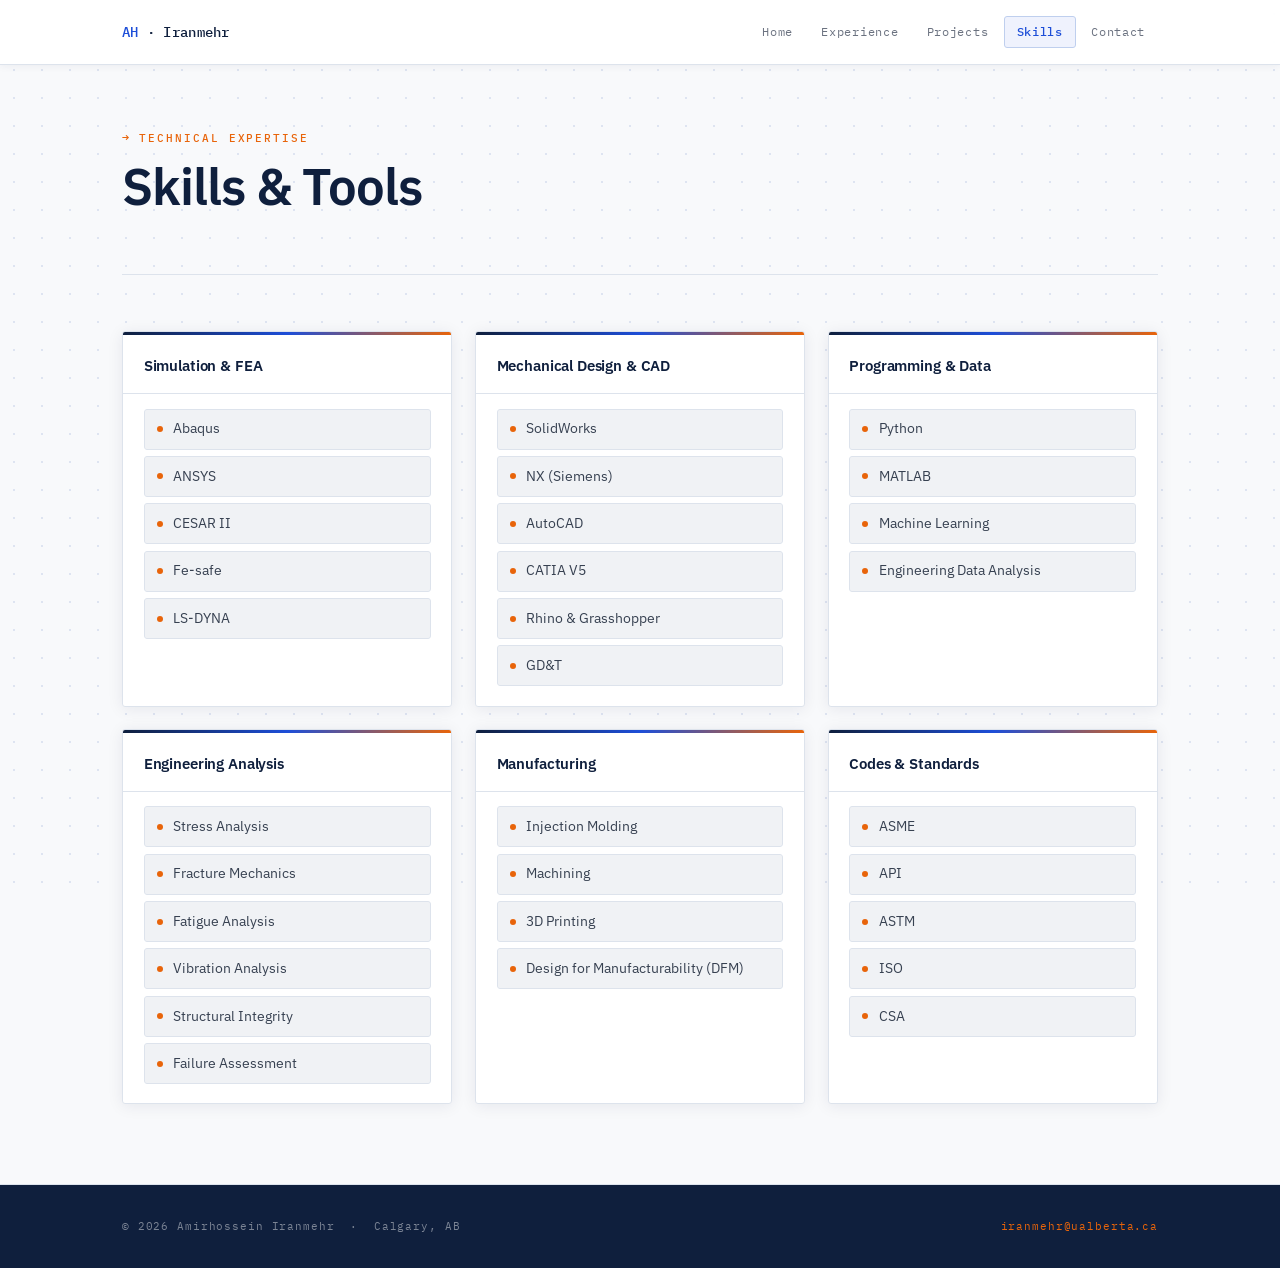
<file: skills.html>
<!DOCTYPE html>
<html lang="en">
<head>
  <meta charset="UTF-8" />
  <meta name="viewport" content="width=device-width, initial-scale=1.0" />
  <title>Amirhossein Iranmehr | Skills</title>
  <link rel="stylesheet" href="style.css" />
  <style>
    main { padding-top: 64px; }

    .page-heading {
      padding: 4rem 0 3rem;
      border-bottom: 1px solid var(--border);
      margin-bottom: 3.5rem;
    }

    .page-eyebrow {
      font-family: var(--mono);
      font-size: 0.68rem;
      color: var(--accent);
      letter-spacing: 0.18em;
      text-transform: uppercase;
      margin-bottom: 0.6rem;
      display: flex;
      align-items: center;
      gap: 0.5rem;
      font-weight: 500;
      opacity: 0;
      animation: fadeUp 0.5s 0.05s forwards;
    }
    .page-eyebrow::before {
      content: '→';
      color: var(--accent);
      font-size: 0.75rem;
    }

    .page-heading h2 {
      font-family: var(--sans);
      font-size: clamp(2rem, 4.5vw, 3.2rem);
      font-weight: 600;
      color: var(--navy);
      letter-spacing: -0.02em;
      line-height: 1.1;
      margin-bottom: 0.75rem;
      opacity: 0;
      animation: fadeUp 0.5s 0.15s forwards;
    }

    .page-heading p {
      font-size: 0.93rem;
      color: var(--muted);
      max-width: 520px;
      opacity: 0;
      animation: fadeUp 0.5s 0.25s forwards;
    }

    /* ── SKILLS GRID ── */
    .skills-grid {
      display: grid;
      grid-template-columns: repeat(3, 1fr);
      gap: 1.4rem;
      padding-bottom: 5rem;
    }

    /* ── SKILL CARD ── */
    .skill-card {
      background: var(--card);
      border: 1px solid var(--border);
      border-radius: var(--radius);
      box-shadow: var(--shadow);
      overflow: hidden;
      opacity: 0;
      transform: translateY(14px);
      transition: opacity 0.5s, transform 0.5s, border-color 0.2s, box-shadow 0.2s;
    }

    .skill-card.visible {
      opacity: 1;
      transform: translateY(0);
    }

    .skill-card:hover {
      border-color: #bfcfee;
      box-shadow: 0 6px 24px rgba(15,31,61,0.12);
    }

    /* Top accent bar */
    .skill-card-accent {
      height: 3px;
      background: linear-gradient(90deg, var(--navy), var(--blue), var(--accent));
    }

    /* Card header */
    .skill-card-header {
      padding: 1.1rem 1.3rem 0.9rem;
      border-bottom: 1px solid var(--border);
    }

    .skill-card-title {
      font-family: var(--sans);
      font-size: 0.95rem;
      font-weight: 600;
      color: var(--navy);
      letter-spacing: -0.01em;
    }

    /* Skill items */
    .skill-items {
      padding: 0.9rem 1.3rem 1.2rem;
      display: flex;
      flex-direction: column;
      gap: 0.4rem;
    }

    .skill-item {
      display: flex;
      align-items: center;
      gap: 0.65rem;
      padding: 0.48rem 0.75rem;
      border-radius: var(--radius);
      border: 1px solid var(--border);
      background: var(--surface);
      transition: border-color 0.18s, background 0.18s;
    }

    .skill-item:hover {
      border-color: var(--blue);
      background: var(--dim);
    }

    .skill-item-dot {
      width: 6px;
      height: 6px;
      border-radius: 50%;
      background: var(--accent);
      flex-shrink: 0;
    }

    .skill-item-name {
      font-family: var(--sans);
      font-size: 0.87rem;
      color: var(--text);
    }

    @keyframes fadeUp {
      from { opacity: 0; transform: translateY(16px); }
      to   { opacity: 1; transform: translateY(0); }
    }

    @media (max-width: 900px) {
      .skills-grid { grid-template-columns: repeat(2, 1fr); }
    }
    @media (max-width: 580px) {
      .skills-grid { grid-template-columns: 1fr; }
      .container { padding: 0 1rem; }
    }
  </style>
</head>
<body>

  <header class="site-header">
    <div class="container">
      <h1><em>AH</em> · Iranmehr</h1>
      <nav class="navbar">
        <a href="index.html">Home</a>
        <a href="expereince.html">Experience</a>
        <a href="projects.html">Projects</a>
        <a href="skills.html" class="active">Skills</a>
        <a href="contact.html">Contact</a>
      </nav>
    </div>
  </header>

  <main>
    <div class="container">

      <div class="page-heading">
        <div class="page-eyebrow">Technical Expertise</div>
        <h2>Skills &amp; Tools</h2>
      </div>

      <div class="skills-grid">

        <!-- ── SIMULATION & FEA ── -->
        <div class="skill-card">
          <div class="skill-card-accent"></div>
          <div class="skill-card-header">
            <div class="skill-card-title">Simulation &amp; FEA</div>
          </div>
          <div class="skill-items">
            <div class="skill-item"><span class="skill-item-dot"></span><span class="skill-item-name">Abaqus</span></div>
            <div class="skill-item"><span class="skill-item-dot"></span><span class="skill-item-name">ANSYS</span></div>
            <div class="skill-item"><span class="skill-item-dot"></span><span class="skill-item-name">CESAR II</span></div>
            <div class="skill-item"><span class="skill-item-dot"></span><span class="skill-item-name">Fe-safe</span></div>
            <div class="skill-item"><span class="skill-item-dot"></span><span class="skill-item-name">LS-DYNA</span></div>
          </div>
        </div>

        <!-- ── CAD & DESIGN ── -->
        <div class="skill-card">
          <div class="skill-card-accent"></div>
          <div class="skill-card-header">
            <div class="skill-card-title">Mechanical Design &amp; CAD</div>
          </div>
          <div class="skill-items">
            <div class="skill-item"><span class="skill-item-dot"></span><span class="skill-item-name">SolidWorks</span></div>
            <div class="skill-item"><span class="skill-item-dot"></span><span class="skill-item-name">NX (Siemens)</span></div>
            <div class="skill-item"><span class="skill-item-dot"></span><span class="skill-item-name">AutoCAD</span></div>
            <div class="skill-item"><span class="skill-item-dot"></span><span class="skill-item-name">CATIA V5</span></div>
            <div class="skill-item"><span class="skill-item-dot"></span><span class="skill-item-name">Rhino &amp; Grasshopper</span></div>
            <div class="skill-item"><span class="skill-item-dot"></span><span class="skill-item-name">GD&amp;T</span></div>
          </div>
        </div>

        <!-- ── PROGRAMMING & DATA ── -->
        <div class="skill-card">
          <div class="skill-card-accent"></div>
          <div class="skill-card-header">
            <div class="skill-card-title">Programming &amp; Data</div>
          </div>
          <div class="skill-items">
            <div class="skill-item"><span class="skill-item-dot"></span><span class="skill-item-name">Python</span></div>
            <div class="skill-item"><span class="skill-item-dot"></span><span class="skill-item-name">MATLAB</span></div>
            <div class="skill-item"><span class="skill-item-dot"></span><span class="skill-item-name">Machine Learning</span></div>
            <div class="skill-item"><span class="skill-item-dot"></span><span class="skill-item-name">Engineering Data Analysis</span></div>
          </div>
        </div>

        <!-- ── ENGINEERING ANALYSIS ── -->
        <div class="skill-card">
          <div class="skill-card-accent"></div>
          <div class="skill-card-header">
            <div class="skill-card-title">Engineering Analysis</div>
          </div>
          <div class="skill-items">
            <div class="skill-item"><span class="skill-item-dot"></span><span class="skill-item-name">Stress Analysis</span></div>
            <div class="skill-item"><span class="skill-item-dot"></span><span class="skill-item-name">Fracture Mechanics</span></div>
            <div class="skill-item"><span class="skill-item-dot"></span><span class="skill-item-name">Fatigue Analysis</span></div>
            <div class="skill-item"><span class="skill-item-dot"></span><span class="skill-item-name">Vibration Analysis</span></div>
            <div class="skill-item"><span class="skill-item-dot"></span><span class="skill-item-name">Structural Integrity</span></div>
            <div class="skill-item"><span class="skill-item-dot"></span><span class="skill-item-name">Failure Assessment</span></div>
          </div>
        </div>

        <!-- ── MANUFACTURING ── -->
        <div class="skill-card">
          <div class="skill-card-accent"></div>
          <div class="skill-card-header">
            <div class="skill-card-title">Manufacturing</div>
          </div>
          <div class="skill-items">
            <div class="skill-item"><span class="skill-item-dot"></span><span class="skill-item-name">Injection Molding</span></div>
            <div class="skill-item"><span class="skill-item-dot"></span><span class="skill-item-name">Machining</span></div>
            <div class="skill-item"><span class="skill-item-dot"></span><span class="skill-item-name">3D Printing</span></div>
            <div class="skill-item"><span class="skill-item-dot"></span><span class="skill-item-name">Design for Manufacturability (DFM)</span></div>
          </div>
        </div>

        <!-- ── CODES & STANDARDS ── -->
        <div class="skill-card">
          <div class="skill-card-accent"></div>
          <div class="skill-card-header">
            <div class="skill-card-title">Codes &amp; Standards</div>
          </div>
          <div class="skill-items">
            <div class="skill-item"><span class="skill-item-dot"></span><span class="skill-item-name">ASME</span></div>
            <div class="skill-item"><span class="skill-item-dot"></span><span class="skill-item-name">API</span></div>
            <div class="skill-item"><span class="skill-item-dot"></span><span class="skill-item-name">ASTM</span></div>
            <div class="skill-item"><span class="skill-item-dot"></span><span class="skill-item-name">ISO</span></div>
            <div class="skill-item"><span class="skill-item-dot"></span><span class="skill-item-name">CSA</span></div>
          </div>
        </div>

      </div><!-- /skills-grid -->
    </div><!-- /container -->
  </main>

  <footer class="site-footer">
    <div class="container">
      <p>© 2026 Amirhossein Iranmehr &nbsp;·&nbsp; Calgary, AB</p>
      <p><a href="mailto:iranmehr@ualberta.ca">iranmehr@ualberta.ca</a></p>
    </div>
  </footer>

  <script>
    const obs = new IntersectionObserver(
      entries => entries.forEach(e => { if (e.isIntersecting) e.target.classList.add('visible'); }),
      { threshold: 0.08 }
    );
    document.querySelectorAll('.skill-card').forEach(el => obs.observe(el));
  </script>

</body>
</html>
</file>
<file: style.css>
/* ============================================
   GOOGLE FONTS
   ============================================ */
@import url('https://fonts.googleapis.com/css2?family=IBM+Plex+Mono:wght@400;500&family=IBM+Plex+Sans:wght@300;400;500;600&display=swap');

/* ============================================
   VARIABLES
   ============================================ */
:root {
  --bg:       #f8f9fb;
  --surface:  #f0f2f5;
  --card:     #ffffff;
  --border:   #dde3ec;
  --navy:     #0f1f3d;
  --navy2:    #1a3560;
  --accent:   #e8640a;   /* orange — arrows, highlights */
  --blue:     #1d4ed8;   /* links, tags, active nav */
  --dim:      rgba(29, 78, 216, 0.07);
  --text:     #374151;
  --head:     #0f1f3d;
  --muted:    #6b7280;
  --sans:     'IBM Plex Sans', sans-serif;
  --mono:     'IBM Plex Mono', monospace;
  --radius:   3px;
  --shadow:   0 2px 16px rgba(15, 31, 61, 0.08);
}

/* ============================================
   RESET
   ============================================ */
*, *::before, *::after { box-sizing: border-box; margin: 0; padding: 0; }
html { scroll-behavior: smooth; font-size: 16px; }

body {
  font-family: var(--sans);
  font-weight: 400;
  line-height: 1.7;
  background: var(--bg);
  color: var(--text);
  min-height: 100vh;
  overflow-x: hidden;
}

/* Subtle dot-grid */
body::after {
  content: '';
  position: fixed;
  inset: 0;
  background-image: radial-gradient(circle, #c8d3e8 1px, transparent 1px);
  background-size: 28px 28px;
  pointer-events: none;
  z-index: 0;
  opacity: 0.55;
}

a { text-decoration: none; color: inherit; }
img { max-width: 100%; display: block; }

/* ============================================
   LAYOUT
   ============================================ */
.container {
  max-width: 1100px;
  margin: 0 auto;
  padding: 0 2rem;
  position: relative;
  z-index: 1;
}

/* ============================================
   NAVIGATION
   ============================================ */
.site-header {
  position: fixed;
  top: 0; left: 0; right: 0;
  z-index: 999;
  background: rgba(255, 255, 255, 0.94);
  backdrop-filter: blur(16px);
  border-bottom: 1px solid var(--border);
  box-shadow: 0 1px 8px rgba(15, 31, 61, 0.06);
}

.site-header .container {
  display: flex;
  align-items: center;
  justify-content: space-between;
  height: 64px;
}

.site-header h1 {
  font-family: var(--mono);
  font-size: 0.9rem;
  font-weight: 500;
  color: var(--navy);
  letter-spacing: 0.02em;
}

.site-header h1 em {
  color: var(--blue);
  font-style: normal;
}

.subtitle { display: none; }

.navbar {
  display: flex;
  align-items: center;
  gap: 0.15rem;
}

.navbar a {
  font-family: var(--mono);
  font-size: 0.72rem;
  letter-spacing: 0.06em;
  color: var(--muted);
  padding: 0.35rem 0.75rem;
  border-radius: var(--radius);
  border: 1px solid transparent;
  transition: all 0.18s ease;
}

.navbar a:hover {
  color: var(--blue);
  border-color: var(--border);
  background: var(--dim);
}

.navbar a.active {
  color: var(--blue);
  border-color: #bfcfee;
  background: var(--dim);
  font-weight: 500;
}

/* ============================================
   PAGE OFFSET
   ============================================ */
main { padding-top: 64px; }

/* ============================================
   HERO
   ============================================ */
.hero {
  display: grid;
  grid-template-columns: 1fr 320px;
  gap: 4rem;
  align-items: center;
  min-height: calc(100vh - 64px);
  padding: 4rem 0 5rem;
}

.hero-tag {
  display: inline-flex;
  align-items: center;
  gap: 0.5rem;
  font-family: var(--mono);
  font-size: 0.7rem;
  color: var(--blue);
  letter-spacing: 0.15em;
  text-transform: uppercase;
  margin-bottom: 1.5rem;
}

.hero-tag::before {
  content: '';
  width: 20px; height: 1px;
  background: var(--accent);
}

.hero h2 {
  font-family: var(--sans);
  font-size: clamp(2.2rem, 5vw, 3.8rem);
  font-weight: 600;
  color: var(--navy);
  line-height: 1.1;
  letter-spacing: -0.02em;
  margin-bottom: 0.5rem;
}

.hero h2 strong {
  color: var(--blue);
  font-weight: 600;
}

.hero-sub {
  font-family: var(--mono);
  font-size: 0.76rem;
  color: var(--muted);
  letter-spacing: 0.1em;
  text-transform: uppercase;
  margin-bottom: 2rem;
}

.hero-lead {
  font-size: 1rem;
  color: var(--text);
  max-width: 520px;
  margin-bottom: 2.5rem;
  line-height: 1.8;
  border-left: 3px solid var(--accent);
  padding-left: 1.2rem;
}

/* Buttons */
.button-group {
  display: flex;
  gap: 0.75rem;
  flex-wrap: wrap;
}

.btn {
  display: inline-flex;
  align-items: center;
  gap: 0.4rem;
  padding: 0.6rem 1.4rem;
  font-family: var(--mono);
  font-size: 0.72rem;
  letter-spacing: 0.08em;
  border-radius: var(--radius);
  border: 1px solid var(--navy);
  background: var(--navy);
  color: #ffffff;
  font-weight: 500;
  transition: all 0.18s ease;
  cursor: pointer;
}

.btn:hover {
  background: var(--navy2);
  border-color: var(--navy2);
}

.btn-outline {
  background: transparent;
  color: var(--navy);
  border-color: var(--navy);
}

.btn-outline:hover {
  background: var(--navy);
  color: #ffffff;
}

/* Hero stats */
.hero-stats {
  display: flex;
  gap: 2rem;
  margin-top: 3rem;
  padding-top: 2rem;
  border-top: 1px solid var(--border);
}

.hero-stats .stat-num {
  font-family: var(--sans);
  font-size: 1.8rem;
  font-weight: 600;
  color: var(--blue);
  line-height: 1;
}

.hero-stats .stat-label {
  font-family: var(--mono);
  font-size: 0.62rem;
  color: var(--muted);
  text-transform: uppercase;
  letter-spacing: 0.08em;
  margin-top: 0.2rem;
}

/* Hero image */
.hero-image { position: relative; }

.hero-image-frame {
  position: relative;
  border: 1px solid var(--border);
  border-radius: var(--radius);
  overflow: hidden;
  background: var(--card);
  box-shadow: var(--shadow);
}

.hero-image-frame::before {
  content: '';
  position: absolute;
  top: 0; left: 0; right: 0;
  height: 3px;
  background: linear-gradient(90deg, var(--navy), var(--blue), var(--accent));
  z-index: 2;
}

.hero-image-frame img {
  width: 100%;
  height: 420px;
  object-fit: cover;
  object-position: center top;
  display: block;
}

.hero-image-caption {
  padding: 0.7rem 1rem;
  border-top: 1px solid var(--border);
  display: flex;
  justify-content: space-between;
  align-items: center;
  background: var(--card);
}

.hero-image-caption em {
  font-style: normal;
  font-family: var(--mono);
  font-size: 0.65rem;
  color: var(--blue);
  letter-spacing: 0.08em;
  font-weight: 500;
}

.hero-image-caption span {
  font-family: var(--mono);
  font-size: 0.65rem;
  color: var(--muted);
  letter-spacing: 0.08em;
}

/* ============================================
   MODAL IMAGE (projects page)
   ============================================ */
.modal-img-wrap {
  width: 100%;
  background: var(--surface);
  border-bottom: 1px solid var(--border);
  display: flex;
  align-items: center;
  justify-content: center;
  padding: 1.2rem;
}

.modal-img-wrap img {
  width: 100%;
  height: auto;
  max-width: 100%;
  object-fit: contain;
  display: block;
  border-radius: 2px;
}

.modal-img-wrap.no-img {
  height: 80px;
  padding: 0;
  font-family: var(--mono);
  font-size: 0.65rem;
  color: var(--border);
  letter-spacing: 0.1em;
}

/* ============================================
   SECTION SHARED
   ============================================ */
.section {
  padding: 5rem 0;
  position: relative;
  z-index: 1;
  border-top: 1px solid var(--border);
}

.section-tag {
  font-family: var(--mono);
  font-size: 0.68rem;
  color: var(--accent);
  letter-spacing: 0.18em;
  text-transform: uppercase;
  margin-bottom: 0.5rem;
  font-weight: 500;
}

.section-title {
  font-family: var(--sans);
  font-size: clamp(1.6rem, 3vw, 2.2rem);
  font-weight: 600;
  color: var(--navy);
  letter-spacing: -0.01em;
  margin-bottom: 0.5rem;
}

.section-desc {
  font-size: 0.92rem;
  color: var(--muted);
  max-width: 540px;
  margin-bottom: 3rem;
}

/* ============================================
   CARD
   ============================================ */
.card {
  background: var(--card);
  border: 1px solid var(--border);
  border-radius: var(--radius);
  padding: 1.6rem;
  box-shadow: var(--shadow);
  transition: border-color 0.2s, box-shadow 0.2s;
  position: relative;
  z-index: 1;
}

.card:hover {
  border-color: #bfcfee;
  box-shadow: 0 4px 24px rgba(15, 31, 61, 0.12);
}

.card h2, .card h3, .card h4 {
  font-family: var(--sans);
  font-weight: 600;
  color: var(--navy);
  margin-bottom: 0.5rem;
}

.card h3 { font-size: 1rem; }
.card h4 { font-size: 0.95rem; }

.card p {
  font-size: 0.9rem;
  color: var(--text);
  margin-bottom: 0.7rem;
}

.card ul { list-style: none; padding: 0; }

.card ul li {
  position: relative;
  padding-left: 1.1rem;
  font-size: 0.87rem;
  color: var(--text);
  margin-bottom: 0.35rem;
  line-height: 1.65;
}

.card ul li::before {
  content: '›';
  position: absolute;
  left: 0;
  color: var(--accent);
  font-size: 1.1rem;
  line-height: 1.35;
}

.meta {
  font-family: var(--mono);
  font-size: 0.65rem;
  color: var(--blue);
  letter-spacing: 0.08em;
  margin-bottom: 0.9rem;
  line-height: 1.6;
}

/* ============================================
   ABOUT GRID
   ============================================ */
.about-grid {
  display: grid;
  grid-template-columns: 1fr 1fr;
  gap: 2.5rem;
}

.about-col p {
  font-size: 0.92rem;
  color: var(--text);
  margin-bottom: 0.85rem;
}

.focus-label {
  font-family: var(--mono);
  font-size: 0.65rem;
  color: var(--accent);
  letter-spacing: 0.15em;
  text-transform: uppercase;
  margin-bottom: 0.75rem;
  font-weight: 500;
}

.focus-list { list-style: none; padding: 0; }

.focus-list li {
  display: flex;
  align-items: flex-start;
  gap: 0.6rem;
  font-size: 0.87rem;
  color: var(--text);
  padding: 0.55rem 0.8rem;
  border: 1px solid var(--border);
  border-radius: var(--radius);
  background: var(--surface);
  margin-bottom: 0.45rem;
  transition: border-color 0.2s, background 0.2s;
}

.focus-list li:hover {
  border-color: #bfcfee;
  background: var(--dim);
}

.focus-dot {
  width: 5px; height: 5px;
  border-radius: 50%;
  background: var(--accent);
  flex-shrink: 0;
  margin-top: 0.46rem;
}

/* ============================================
   TIMELINE
   ============================================ */
.two-column {
  display: grid;
  grid-template-columns: 1fr 1fr;
  gap: 3rem;
  align-items: start;
}

.col-label {
  font-family: var(--mono);
  font-size: 0.65rem;
  color: var(--accent);
  letter-spacing: 0.18em;
  text-transform: uppercase;
  margin-bottom: 1.5rem;
  display: flex;
  align-items: center;
  gap: 0.75rem;
  font-weight: 500;
}

.col-label::after {
  content: '';
  flex: 1;
  height: 1px;
  background: var(--border);
}

.timeline { display: flex; flex-direction: column; }

.tl-item {
  position: relative;
  padding-left: 1.6rem;
  padding-bottom: 2rem;
}

.tl-item:last-child { padding-bottom: 0; }

.tl-item::before {
  content: '';
  position: absolute;
  left: 4px; top: 10px; bottom: 0;
  width: 1px;
  background: linear-gradient(to bottom, var(--blue), transparent);
}

.tl-item:last-child::before { display: none; }

.tl-item::after {
  content: '';
  position: absolute;
  left: 0; top: 8px;
  width: 9px; height: 9px;
  border-radius: 50%;
  background: var(--blue);
  box-shadow: 0 0 0 2px #fff, 0 0 0 3px var(--blue);
}

.tl-card {
  background: var(--card);
  border: 1px solid var(--border);
  border-radius: var(--radius);
  padding: 1.2rem 1.4rem;
  box-shadow: var(--shadow);
  transition: border-color 0.2s, box-shadow 0.2s;
}

.tl-card:hover {
  border-color: #bfcfee;
  box-shadow: 0 4px 20px rgba(15, 31, 61, 0.1);
}

.tl-title {
  font-family: var(--sans);
  font-size: 0.95rem;
  font-weight: 600;
  color: var(--navy);
  margin-bottom: 0.25rem;
}

.tl-meta {
  font-family: var(--mono);
  font-size: 0.64rem;
  color: var(--blue);
  letter-spacing: 0.07em;
  margin-bottom: 0.8rem;
  line-height: 1.6;
}

/* ============================================
   GRID LAYOUTS
   ============================================ */
.grid-2 {
  display: grid;
  grid-template-columns: repeat(2, 1fr);
  gap: 1rem;
}

.grid-3 {
  display: grid;
  grid-template-columns: repeat(3, 1fr);
  gap: 1rem;
}

/* ============================================
   SKILL TAGS
   ============================================ */
.skill-tags {
  display: flex;
  flex-wrap: wrap;
  gap: 0.4rem;
  margin-top: 0.6rem;
}

.skill-tag {
  font-family: var(--mono);
  font-size: 0.7rem;
  padding: 0.25rem 0.6rem;
  background: var(--surface);
  border: 1px solid var(--border);
  color: var(--text);
  border-radius: var(--radius);
  transition: all 0.18s;
}

.skill-tag:hover {
  border-color: var(--blue);
  color: var(--blue);
  background: var(--dim);
}

/* ============================================
   FORMS
   ============================================ */
form { display: flex; flex-direction: column; gap: 0.8rem; }

label {
  font-family: var(--mono);
  font-size: 0.65rem;
  letter-spacing: 0.12em;
  text-transform: uppercase;
  color: var(--muted);
}

input, textarea {
  padding: 0.7rem 1rem;
  border: 1px solid var(--border);
  border-radius: var(--radius);
  font-size: 0.9rem;
  font-family: var(--sans);
  background: var(--card);
  color: var(--navy);
  transition: border-color 0.18s, box-shadow 0.18s;
}

input:focus, textarea:focus {
  outline: none;
  border-color: var(--blue);
  box-shadow: 0 0 0 3px rgba(29, 78, 216, 0.1);
}

/* ============================================
   PAGE HEADING
   ============================================ */
.page-heading {
  padding: 4rem 0 3rem;
  border-bottom: 1px solid var(--border);
  margin-bottom: 3.5rem;
}

.page-eyebrow {
  font-family: var(--mono);
  font-size: 0.68rem;
  color: var(--accent);
  letter-spacing: 0.18em;
  text-transform: uppercase;
  margin-bottom: 0.6rem;
  display: flex;
  align-items: center;
  gap: 0.5rem;
  font-weight: 500;
}

.page-eyebrow::before {
  content: '→';
  color: var(--accent);
  font-size: 0.75rem;
}

.page-heading h2 {
  font-family: var(--sans);
  font-size: clamp(2rem, 4.5vw, 3.2rem);
  font-weight: 600;
  color: var(--navy);
  letter-spacing: -0.02em;
  line-height: 1.1;
  margin-bottom: 0.75rem;
}

.page-heading h2 span { color: var(--blue); }

.page-heading p {
  font-size: 0.93rem;
  color: var(--muted);
  max-width: 520px;
}

/* ============================================
   FOOTER
   ============================================ */
.site-footer {
  border-top: 1px solid var(--border);
  background: var(--navy);
  padding: 2rem 0;
  position: relative;
  z-index: 1;
}

.site-footer .container {
  display: flex;
  justify-content: space-between;
  align-items: center;
  flex-wrap: wrap;
  gap: 1rem;
}

.site-footer p {
  font-family: var(--mono);
  font-size: 0.68rem;
  color: rgba(255,255,255,0.45);
  letter-spacing: 0.08em;
}

.site-footer a {
  color: var(--accent);
  transition: opacity 0.2s;
}

.site-footer a:hover { opacity: 0.75; }

/* ============================================
   ANIMATIONS
   ============================================ */
@keyframes fadeUp {
  from { opacity: 0; transform: translateY(16px); }
  to   { opacity: 1; transform: translateY(0); }
}

@keyframes fadeIn {
  from { opacity: 0; }
  to   { opacity: 1; }
}

.anim-1 { opacity: 0; animation: fadeUp 0.5s 0.05s forwards; }
.anim-2 { opacity: 0; animation: fadeUp 0.5s 0.15s forwards; }
.anim-3 { opacity: 0; animation: fadeUp 0.5s 0.25s forwards; }
.anim-4 { opacity: 0; animation: fadeUp 0.5s 0.35s forwards; }
.anim-5 { opacity: 0; animation: fadeUp 0.5s 0.45s forwards; }
.anim-6 { opacity: 0; animation: fadeUp 0.5s 0.55s forwards; }
.anim-img { opacity: 0; animation: fadeIn  0.7s 0.2s  forwards; }

.reveal {
  opacity: 0;
  transform: translateY(14px);
  transition: opacity 0.5s, transform 0.5s;
}
.reveal.visible { opacity: 1; transform: none; }

/* ============================================
   RESPONSIVE
   ============================================ */
@media (max-width: 900px) {
  .hero          { grid-template-columns: 1fr; min-height: auto; padding: 3rem 0 4rem; gap: 3rem; }
  .hero-image    { max-width: 280px; margin: 0 auto; }
  .hero-image-frame img { height: 280px; }
  .about-grid    { grid-template-columns: 1fr; gap: 2rem; }
  .two-column    { grid-template-columns: 1fr; }
  .grid-3        { grid-template-columns: 1fr; }
  .grid-2        { grid-template-columns: 1fr; }
}

@media (max-width: 600px) {
  .container      { padding: 0 1rem; }
  .navbar a       { font-size: 0.65rem; padding: 0.3rem 0.55rem; }
  .site-header h1 { font-size: 0.8rem; }
  .hero h2        { font-size: 2rem; }
}
</file>
